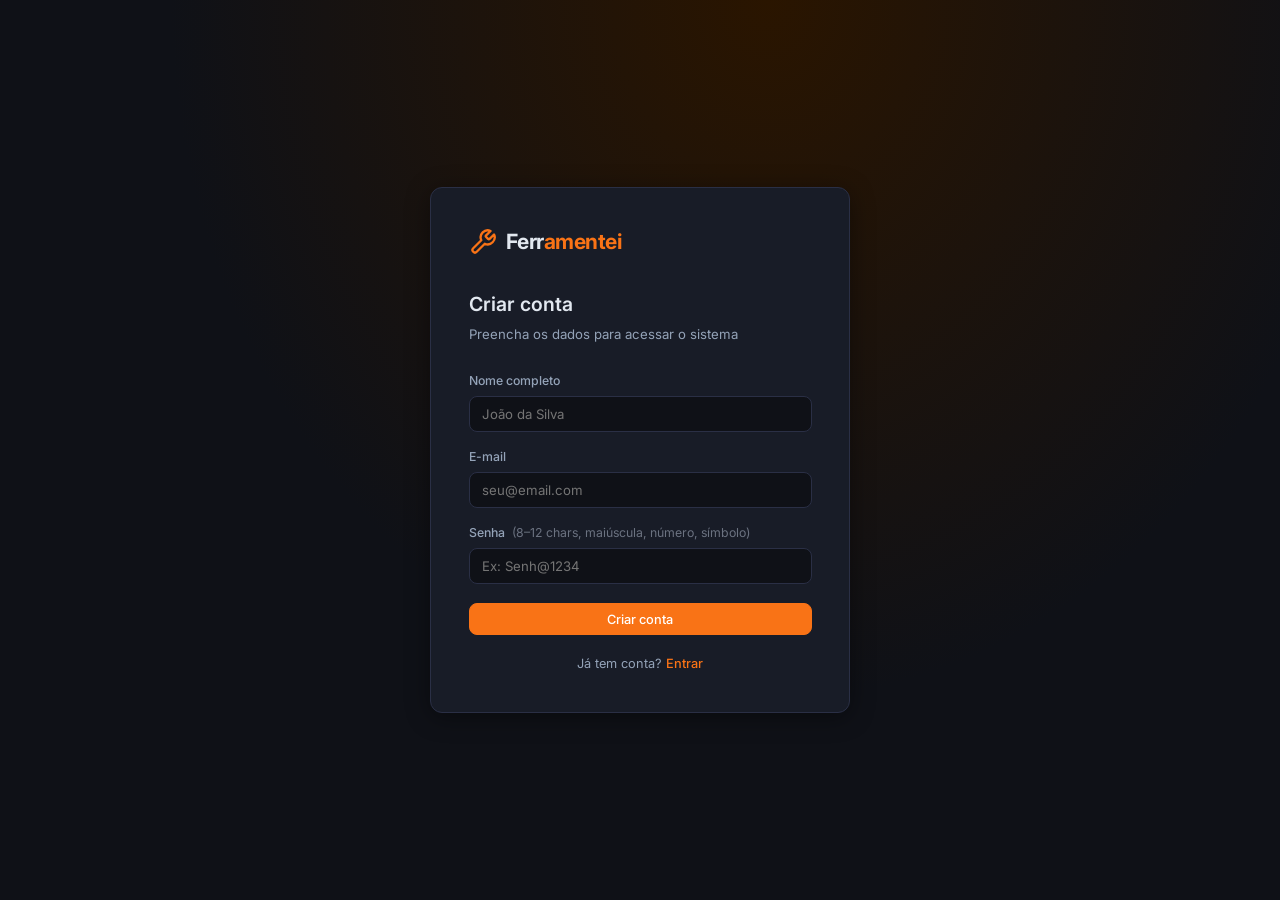
<file: provaseap-senai/ferramentei/pages/cadastro.html>
<!DOCTYPE html>
<html lang="pt-BR">
<head>
  <meta charset="UTF-8" />
  <meta name="viewport" content="width=device-width, initial-scale=1.0" />
  <title>Ferramentei — Cadastro</title>
  <link rel="stylesheet" href="../css/style.css" />
</head>
<body>

<div class="auth-wrapper">
  <div class="auth-card">

    <div class="auth-logo">
      <svg width="28" height="28" viewBox="0 0 24 24" fill="none" stroke="currentColor" stroke-width="2" stroke-linecap="round" stroke-linejoin="round">
        <path d="M14.7 6.3a1 1 0 0 0 0 1.4l1.6 1.6a1 1 0 0 0 1.4 0l3.77-3.77a6 6 0 0 1-7.94 7.94l-6.91 6.91a2.12 2.12 0 0 1-3-3l6.91-6.91a6 6 0 0 1 7.94-7.94l-3.76 3.76z"/>
      </svg>
      <span>Ferr<em>amentei</em></span>
    </div>

    <h2>Criar conta</h2>
    <p class="subtitle">Preencha os dados para acessar o sistema</p>

    <div id="error-alert" style="display:none;background:#3b0e0e;border:1px solid var(--danger);color:var(--danger);padding:.65rem .9rem;border-radius:var(--radius);font-size:.84rem;margin-bottom:1rem;"></div>
    <div id="success-alert" style="display:none;background:#0a2e18;border:1px solid var(--success);color:var(--success);padding:.65rem .9rem;border-radius:var(--radius);font-size:.84rem;margin-bottom:1rem;"></div>

    <form id="cad-form" novalidate>
      <div class="form-group">
        <label for="nome">Nome completo</label>
        <input type="text" id="nome" placeholder="João da Silva" autocomplete="name" />
      </div>

      <div class="form-group">
        <label for="email">E-mail</label>
        <input type="email" id="email" placeholder="seu@email.com" autocomplete="email" />
      </div>

      <div class="form-group">
        <label for="senha">
          Senha
          <span style="font-weight:400;color:var(--muted);margin-left:.3rem">(8–12 chars, maiúscula, número, símbolo)</span>
        </label>
        <input type="password" id="senha" placeholder="Ex: Senh@1234" autocomplete="new-password" />
      </div>

      <button type="submit" class="btn btn-primary" id="btn-cad" style="width:100%;justify-content:center;margin-top:.25rem;">
        Criar conta
      </button>
    </form>

    <p class="auth-link">
      Já tem conta? <a href="login.html">Entrar</a>
    </p>
  </div>
</div>

<script type="module">
  import { Auth, isLoggedIn } from '../js/api.js';

  if (isLoggedIn()) window.location.href = '../index.html';

  const form    = document.getElementById('cad-form');
  const btnEl   = document.getElementById('btn-cad');
  const errEl   = document.getElementById('error-alert');
  const succEl  = document.getElementById('success-alert');

  const senhaRe = /^(?=.*[a-z])(?=.*[A-Z])(?=.*\d)(?=.*[@$!%*?&.#_-])[A-Za-z\d@$!%*?&.#_-]{8,12}$/;

  form.addEventListener('submit', async (e) => {
    e.preventDefault();
    errEl.style.display = 'none';
    succEl.style.display = 'none';

    const nome  = document.getElementById('nome').value.trim();
    const email = document.getElementById('email').value.trim();
    const senha = document.getElementById('senha').value;

    if (!nome || !email || !senha) {
      errEl.textContent = 'Preencha todos os campos.';
      errEl.style.display = 'block';
      return;
    }

    if (!senhaRe.test(senha)) {
      errEl.textContent = 'Senha deve ter 8–12 caracteres com maiúscula, minúscula, número e símbolo (@$!%*?&.#_-).';
      errEl.style.display = 'block';
      return;
    }

    btnEl.disabled = true;
    btnEl.innerHTML = '<span class="spinner"></span> Criando conta…';

    try {
      await Auth.cadastrar(nome, email, senha);
      succEl.textContent = 'Conta criada com sucesso! Redirecionando para login…';
      succEl.style.display = 'block';
      setTimeout(() => window.location.href = 'login.html', 2000);
    } catch (err) {
      errEl.textContent = err.message || 'Erro ao criar conta.';
      errEl.style.display = 'block';
      btnEl.disabled = false;
      btnEl.textContent = 'Criar conta';
    }
  });
</script>

</body>
</html>
</file>
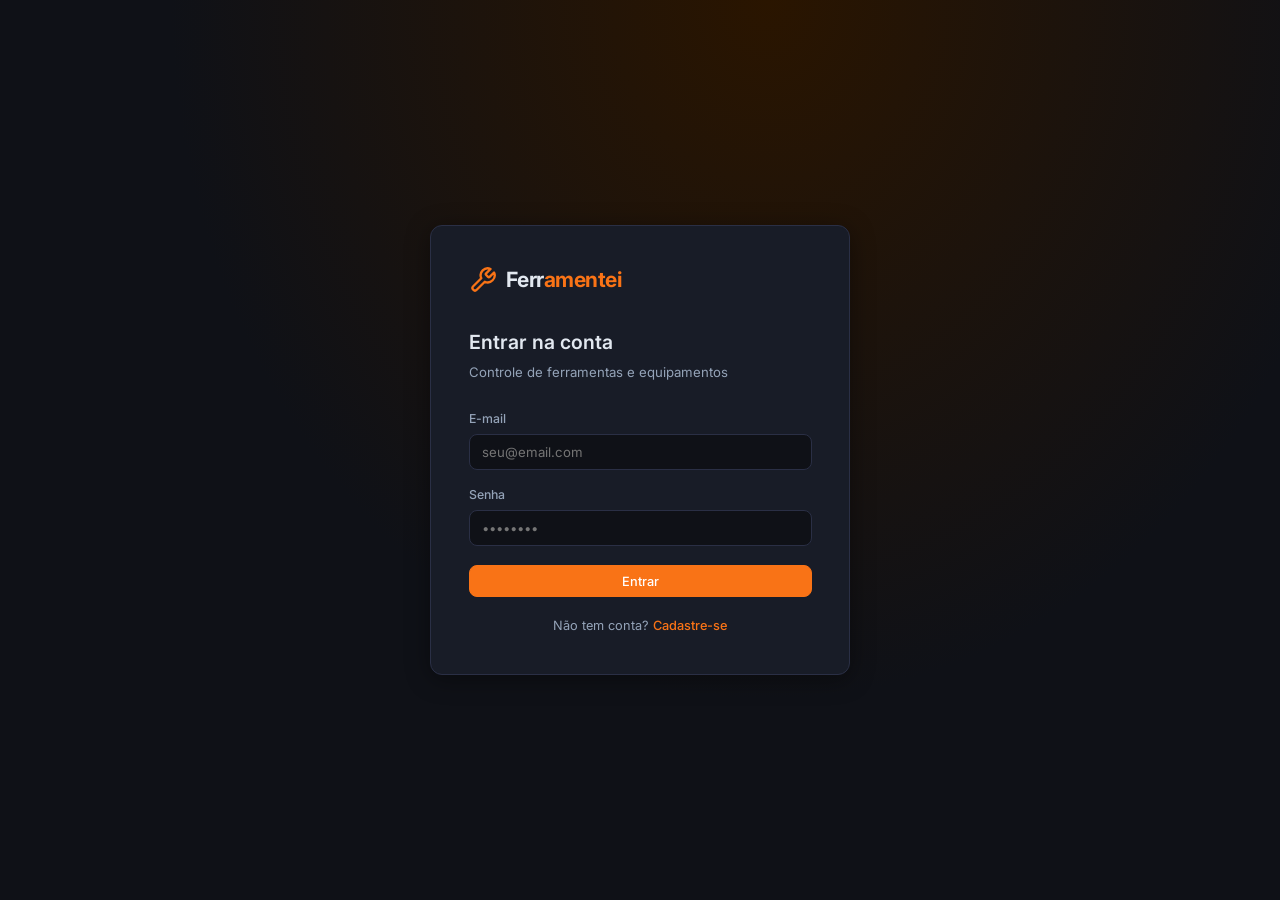
<file: provaseap-senai/ferramentei/pages/historico.html>
<!DOCTYPE html>
<html lang="pt-BR">
<head>
  <meta charset="UTF-8" />
  <meta name="viewport" content="width=device-width, initial-scale=1.0" />
  <title>Ferramentei — Auditoria</title>
  <link rel="stylesheet" href="../css/style.css" />
</head>
<body>

<script type="module">
  import { requireAuth, renderShell } from '../js/layout.js';
  import { Historico } from '../js/api.js';
  import { toast, histBadge, fmtDate, renderPagination, icons } from '../js/utils.js';

  if (!requireAuth()) throw new Error('not logged in');

  const main = renderShell('historico');

  main.innerHTML = `
    <div class="topbar">
      <h1>Auditoria do Sistema</h1>
    </div>
    <div class="page-content">
      <div class="card">
        <div style="margin-bottom:1rem;color:var(--text-soft);font-size:.83rem;display:flex;align-items:center;gap:.5rem;">
          <svg width="14" height="14" viewBox="0 0 24 24" fill="none" stroke="currentColor" stroke-width="2"><circle cx="12" cy="12" r="10"/><line x1="12" y1="8" x2="12" y2="12"/><line x1="12" y1="16" x2="12.01" y2="16"/></svg>
          Registro somente-leitura de criações, edições e exclusões de equipamentos.
        </div>
        <div class="table-wrapper">
          <table>
            <thead>
              <tr>
                <th>Data / Hora</th>
                <th>Ação</th>
                <th>Produto</th>
                <th>Campo</th>
                <th>Valor Anterior</th>
                <th>Valor Novo</th>
                <th>Usuário</th>
              </tr>
            </thead>
            <tbody id="tabela-body">
              <tr class="loading-row"><td colspan="7"><span class="spinner"></span></td></tr>
            </tbody>
          </table>
        </div>
        <div class="pagination" id="pagination"></div>
      </div>
    </div>
  `;

  let currentPage = 0;

  async function load(page = 0) {
    currentPage = page;
    document.getElementById('tabela-body').innerHTML =
      `<tr class="loading-row"><td colspan="7"><span class="spinner"></span></td></tr>`;
    try {
      const data = await Historico.listar(page, 15);
      const list = data.content || [];
      renderTabela(list);
      renderPagination(
        document.getElementById('pagination'),
        data.page?.number ?? page,
        data.page?.totalPages ?? 1,
        load
      );
    } catch (e) {
      toast(e.message, 'error');
      document.getElementById('tabela-body').innerHTML =
        `<tr><td colspan="7" style="text-align:center;padding:2rem;color:var(--danger)">${e.message}</td></tr>`;
    }
  }

  function val(v) {
    if (!v) return '<span style="color:var(--muted)">—</span>';
    return `<span class="td-mono" style="font-size:.78rem">${v}</span>`;
  }

  function renderTabela(list) {
    const tbody = document.getElementById('tabela-body');
    if (!list.length) {
      tbody.innerHTML = `<tr><td colspan="7">
        <div class="empty-state">
          <svg width="36" height="36" viewBox="0 0 24 24" fill="none" stroke="currentColor" stroke-width="1.5"><polyline points="1 4 1 10 7 10"/><path d="M3.51 15a9 9 0 1 0 .49-4.95"/></svg>
          <p>Nenhum registro de auditoria encontrado</p>
        </div>
      </td></tr>`;
      return;
    }
    tbody.innerHTML = list.map(h => `
      <tr>
        <td class="td-mono" style="white-space:nowrap">${fmtDate(h.dataAcao)}</td>
        <td>${histBadge(h.tipoAcao)}</td>
        <td style="font-weight:500">${h.produto?.nome || '—'}</td>
        <td class="td-mono" style="font-size:.8rem">${h.campoAlterado || '—'}</td>
        <td>${val(h.valorAntigo)}</td>
        <td>${val(h.valorNovo)}</td>
        <td>${h.usuario?.nome || '—'}</td>
      </tr>
    `).join('');
  }

  load();
</script>
</body>
</html>
</file>
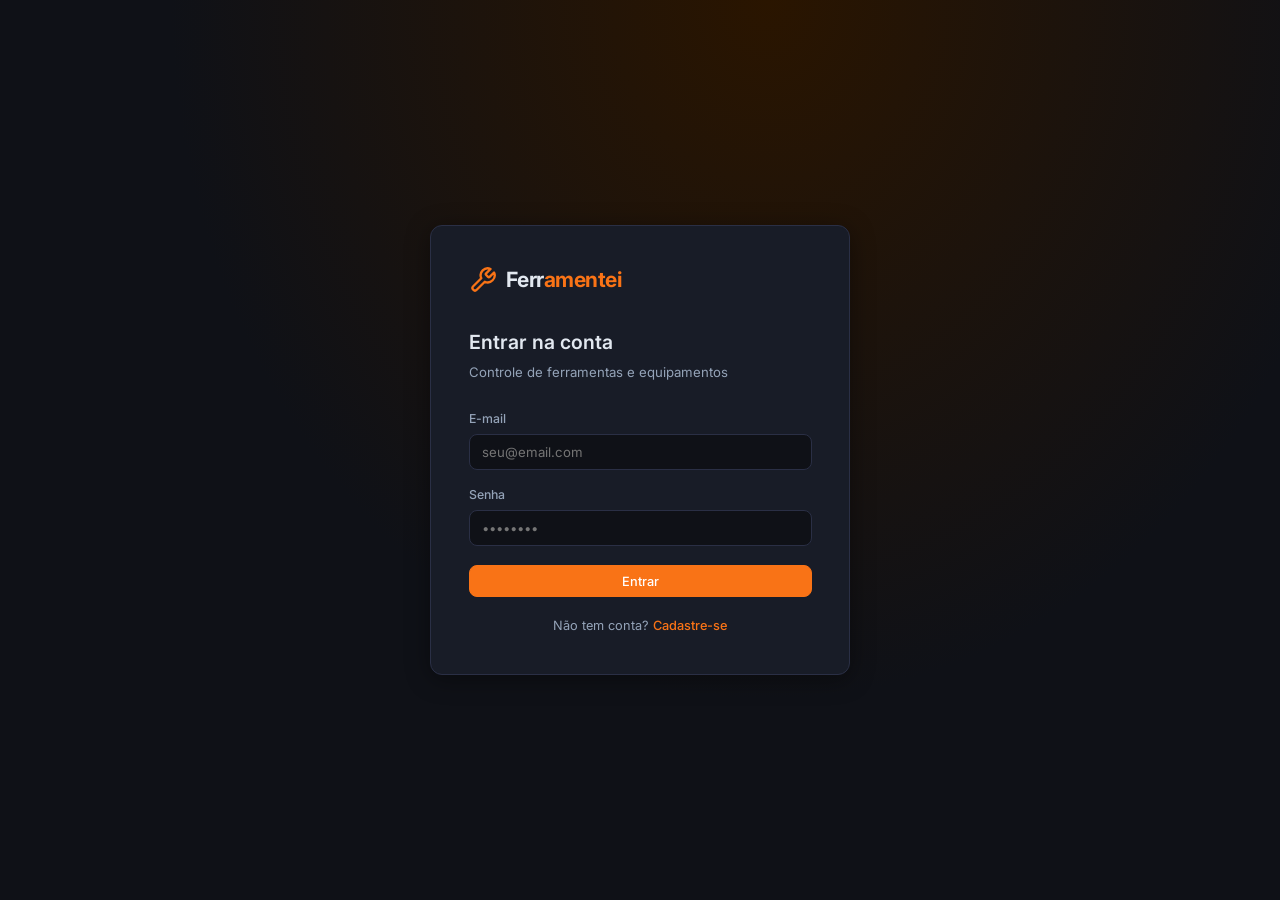
<file: provaseap-senai/ferramentei/pages/login.html>
<!DOCTYPE html>
<html lang="pt-BR">
<head>
  <meta charset="UTF-8" />
  <meta name="viewport" content="width=device-width, initial-scale=1.0" />
  <title>Ferramentei — Login</title>
  <link rel="stylesheet" href="../css/style.css" />
</head>
<body>

<div class="auth-wrapper">
  <div class="auth-card">

    <div class="auth-logo">
      <svg width="28" height="28" viewBox="0 0 24 24" fill="none" stroke="currentColor" stroke-width="2" stroke-linecap="round" stroke-linejoin="round">
        <path d="M14.7 6.3a1 1 0 0 0 0 1.4l1.6 1.6a1 1 0 0 0 1.4 0l3.77-3.77a6 6 0 0 1-7.94 7.94l-6.91 6.91a2.12 2.12 0 0 1-3-3l6.91-6.91a6 6 0 0 1 7.94-7.94l-3.76 3.76z"/>
      </svg>
      <span>Ferr<em>amentei</em></span>
    </div>

    <h2>Entrar na conta</h2>
    <p class="subtitle">Controle de ferramentas e equipamentos</p>

    <div id="error-alert" style="display:none;background:#3b0e0e;border:1px solid var(--danger);color:var(--danger);padding:.65rem .9rem;border-radius:var(--radius);font-size:.84rem;margin-bottom:1rem;"></div>

    <form id="login-form" novalidate>
      <div class="form-group">
        <label for="email">E-mail</label>
        <input type="email" id="email" placeholder="seu@email.com" autocomplete="email" />
      </div>

      <div class="form-group">
        <label for="senha">Senha</label>
        <input type="password" id="senha" placeholder="••••••••" autocomplete="current-password" />
      </div>

      <button type="submit" class="btn btn-primary" id="btn-login" style="width:100%;justify-content:center;margin-top:.25rem;">
        Entrar
      </button>
    </form>

    <p class="auth-link">
      Não tem conta? <a href="cadastro.html">Cadastre-se</a>
    </p>
  </div>
</div>

<script type="module">
  import { Auth, setToken, setUser, isLoggedIn } from '../js/api.js';

  if (isLoggedIn()) window.location.href = '../index.html';

  const form   = document.getElementById('login-form');
  const btnEl  = document.getElementById('btn-login');
  const errEl  = document.getElementById('error-alert');

  form.addEventListener('submit', async (e) => {
    e.preventDefault();
    errEl.style.display = 'none';

    const email = document.getElementById('email').value.trim();
    const senha = document.getElementById('senha').value;

    if (!email || !senha) {
      errEl.textContent = 'Preencha todos os campos.';
      errEl.style.display = 'block';
      return;
    }

    btnEl.disabled = true;
    btnEl.innerHTML = '<span class="spinner"></span> Entrando…';

    try {
      const data = await Auth.login(email, senha);
      // API may return { token, usuario } or just a token string
      const token = data.token || data.accessToken || data;
      setToken(typeof token === 'string' ? token : JSON.stringify(token));
      if (data.usuario) setUser(data.usuario);
      window.location.href = '../index.html';
    } catch (err) {
      errEl.textContent = err.message || 'Credenciais inválidas.';
      errEl.style.display = 'block';
      btnEl.disabled = false;
      btnEl.textContent = 'Entrar';
    }
  });
</script>

</body>
</html>
</file>
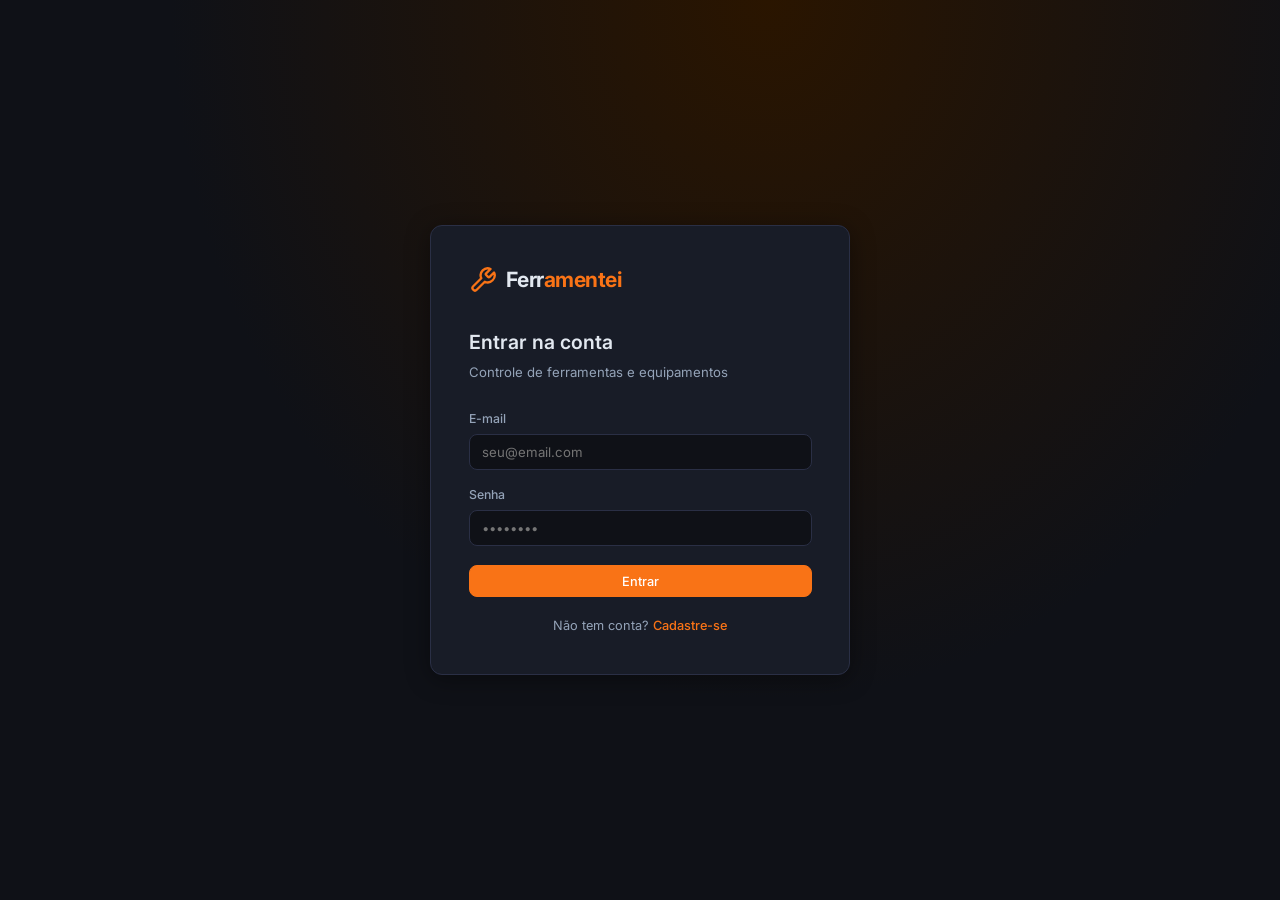
<file: provaseap-senai/ferramentei/pages/movimentacoes.html>
<!DOCTYPE html>
<html lang="pt-BR">
<head>
  <meta charset="UTF-8" />
  <meta name="viewport" content="width=device-width, initial-scale=1.0" />
  <title>Ferramentei — Movimentações</title>
  <link rel="stylesheet" href="../css/style.css" />
</head>
<body>

<!-- ── MODAL: Registrar Movimentação ── -->
<div class="modal-overlay" id="modal-mov">
  <div class="modal">
    <div class="modal-header">
      <h3>Registrar Movimentação</h3>
      <button class="modal-close" id="modal-close-btn">
        <svg width="18" height="18" viewBox="0 0 24 24" fill="none" stroke="currentColor" stroke-width="2.5"><line x1="18" y1="6" x2="6" y2="18"/><line x1="6" y1="6" x2="18" y2="18"/></svg>
      </button>
    </div>
    <div class="modal-body">
      <form id="form-mov" novalidate>
        <div class="form-group">
          <label for="f-produto">Produto *</label>
          <select id="f-produto">
            <option value="">Selecione um produto…</option>
          </select>
        </div>
        <div class="form-row">
          <div class="form-group">
            <label for="f-tipo-mov">Tipo *</label>
            <select id="f-tipo-mov">
              <option value="">Selecione…</option>
              <option>Entrada</option>
              <option>Saida</option>
              <option>Manutenção</option>
            </select>
          </div>
          <div class="form-group">
            <label for="f-qtd-mov">Quantidade *</label>
            <input type="number" id="f-qtd-mov" min="1" placeholder="1" />
          </div>
        </div>
        <div class="form-group">
          <label for="f-data">Data/Hora *</label>
          <input type="datetime-local" id="f-data" />
        </div>
        <div class="form-group">
          <label for="f-motivo">Motivo</label>
          <textarea id="f-motivo" rows="2" placeholder="Descreva o motivo da movimentação…"></textarea>
        </div>
      </form>
    </div>
    <div class="modal-footer">
      <button class="btn btn-ghost" id="btn-cancel">Cancelar</button>
      <button class="btn btn-primary" id="btn-save">
        <svg width="14" height="14" viewBox="0 0 24 24" fill="none" stroke="currentColor" stroke-width="2.5"><polyline points="20 6 9 17 4 12"/></svg>
        Registrar
      </button>
    </div>
  </div>
</div>

<script type="module">
  import { requireAuth, renderShell } from '../js/layout.js';
  import { Movimentacoes, Produtos } from '../js/api.js';
  import { toast, movBadge, fmtDate, openModal, closeModal, renderPagination, icons } from '../js/utils.js';

  if (!requireAuth()) throw new Error('not logged in');

  const main = renderShell('movimentacoes');

  main.innerHTML = `
    <div class="topbar">
      <h1>Movimentações de Estoque</h1>
      <div class="topbar-actions">
        <button class="btn btn-primary" id="btn-nova">${icons.plus} Nova Movimentação</button>
      </div>
    </div>
    <div class="page-content">
      <div class="card">
        <div class="table-wrapper">
          <table>
            <thead>
              <tr>
                <th>Data</th>
                <th>Produto</th>
                <th>Patrimônio</th>
                <th>Tipo</th>
                <th>Qtd</th>
                <th>Motivo</th>
                <th>Usuário</th>
              </tr>
            </thead>
            <tbody id="tabela-body">
              <tr class="loading-row"><td colspan="7"><span class="spinner"></span></td></tr>
            </tbody>
          </table>
        </div>
        <div class="pagination" id="pagination"></div>
      </div>
    </div>
  `;

  let currentPage = 0;
  let produtosCache = [];

  async function load(page = 0) {
    currentPage = page;
    document.getElementById('tabela-body').innerHTML =
      `<tr class="loading-row"><td colspan="7"><span class="spinner"></span></td></tr>`;
    try {
      const data = await Movimentacoes.listar(page, 10);
      const list = data.content || [];
      renderTabela(list);
      renderPagination(
        document.getElementById('pagination'),
        data.page?.number ?? page,
        data.page?.totalPages ?? 1,
        load
      );
    } catch (e) {
      toast(e.message, 'error');
      document.getElementById('tabela-body').innerHTML =
        `<tr><td colspan="7" style="text-align:center;padding:2rem;color:var(--danger)">${e.message}</td></tr>`;
    }
  }

  function renderTabela(list) {
    const tbody = document.getElementById('tabela-body');
    if (!list.length) {
      tbody.innerHTML = `<tr><td colspan="7">
        <div class="empty-state">
          <svg width="36" height="36" viewBox="0 0 24 24" fill="none" stroke="currentColor" stroke-width="1.5"><polyline points="22 12 18 12 15 21 9 3 6 12 2 12"/></svg>
          <p>Nenhuma movimentação registrada</p>
        </div>
      </td></tr>`;
      return;
    }
    tbody.innerHTML = list.map(m => `
      <tr>
        <td class="td-mono" style="white-space:nowrap">${fmtDate(m.dataMovimentacao)}</td>
        <td style="font-weight:500">${m.produto?.nome || '—'}</td>
        <td class="td-mono">${m.produto?.codigoPatrimonio || '—'}</td>
        <td>${movBadge(m.tipoMovimentacao)}</td>
        <td class="td-mono">${m.quantidade ?? '—'}</td>
        <td style="max-width:200px;overflow:hidden;text-overflow:ellipsis;white-space:nowrap" title="${m.motivo || ''}">${m.motivo || '—'}</td>
        <td>${m.usuario?.nome || '—'}</td>
      </tr>
    `).join('');
  }

  // ── Modal: load produtos for select ──
  async function loadProdutos() {
    try {
      const data = await Produtos.listar(0, 100);
      produtosCache = data.content || [];
      const sel = document.getElementById('f-produto');
      sel.innerHTML = '<option value="">Selecione um produto…</option>' +
        produtosCache.map(p => `<option value="${p.id}">${p.codigoPatrimonio} — ${p.nome}</option>`).join('');
    } catch (e) { toast('Erro ao carregar produtos: ' + e.message, 'error'); }
  }

  document.getElementById('btn-nova').addEventListener('click', async () => {
    document.getElementById('form-mov').reset();
    // Set default datetime to now
    const now = new Date();
    now.setMinutes(now.getMinutes() - now.getTimezoneOffset());
    document.getElementById('f-data').value = now.toISOString().slice(0, 16);
    await loadProdutos();
    openModal('modal-mov');
  });

  document.getElementById('btn-save').addEventListener('click', async () => {
    const produtoId = parseInt(document.getElementById('f-produto').value);
    const tipo      = document.getElementById('f-tipo-mov').value;
    const qtd       = parseInt(document.getElementById('f-qtd-mov').value);
    const data      = document.getElementById('f-data').value;
    const motivo    = document.getElementById('f-motivo').value.trim();

    if (!produtoId || !tipo || !qtd || !data) {
      toast('Preencha todos os campos obrigatórios.', 'error');
      return;
    }

    const dto = {
      produtoId,
      tipoMovimentacao: tipo,
      quantidade: qtd,
      dataMovimentacao: new Date(data).toISOString(),
      motivo: motivo || null,
    };

    const btn = document.getElementById('btn-save');
    btn.disabled = true;
    btn.innerHTML = '<span class="spinner"></span> Registrando…';

    try {
      await Movimentacoes.registrar(dto);
      toast('Movimentação registrada!', 'success');
      closeModal('modal-mov');
      load(currentPage);
    } catch (e) {
      toast(e.message, 'error');
    } finally {
      btn.disabled = false;
      btn.innerHTML = '<svg width="14" height="14" viewBox="0 0 24 24" fill="none" stroke="currentColor" stroke-width="2.5"><polyline points="20 6 9 17 4 12"/></svg> Registrar';
    }
  });

  document.getElementById('modal-close-btn').onclick = () => closeModal('modal-mov');
  document.getElementById('btn-cancel').onclick      = () => closeModal('modal-mov');

  load();
</script>
</body>
</html>
</file>
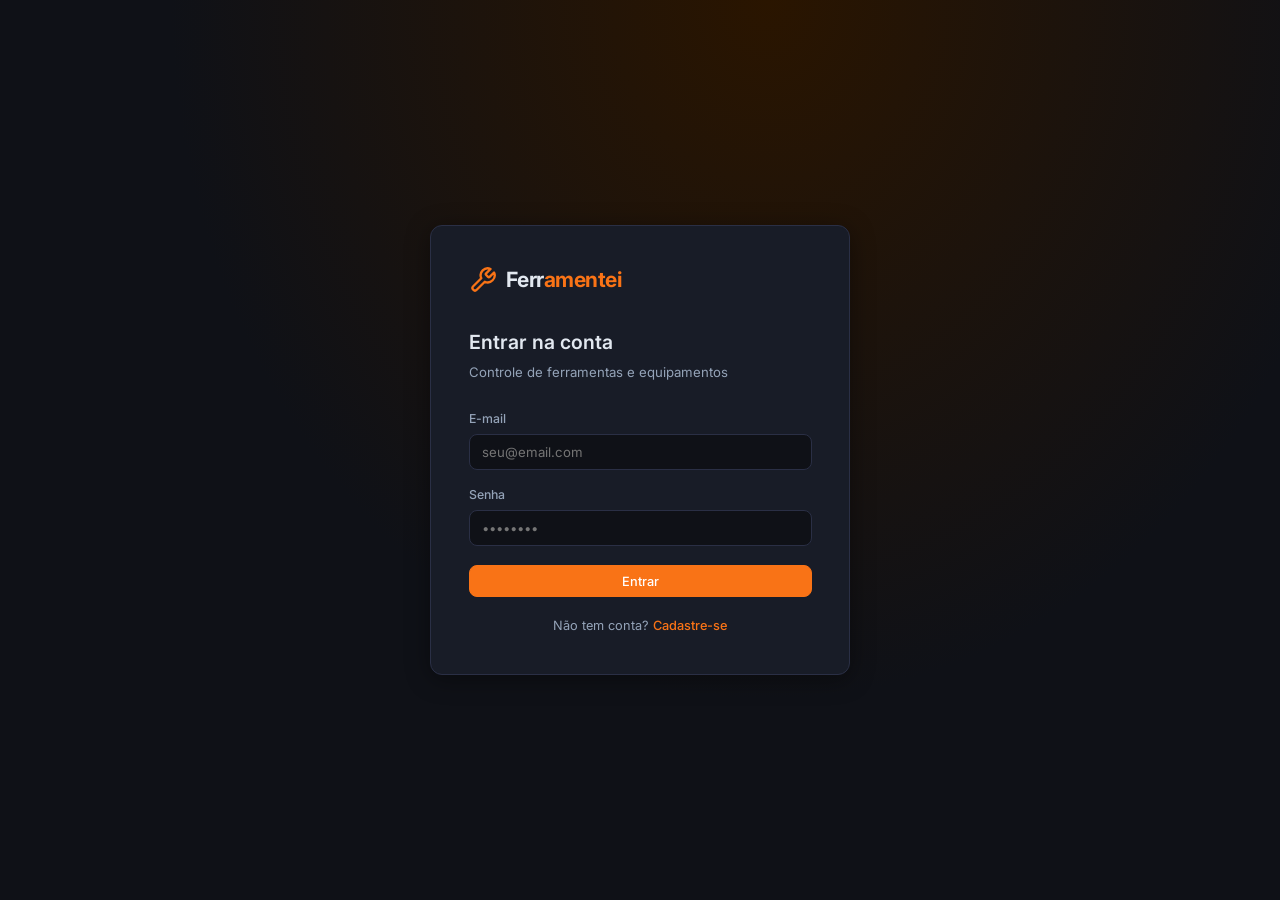
<file: provaseap-senai/ferramentei/pages/produtos.html>
<!DOCTYPE html>
<html lang="pt-BR">
<head>
  <meta charset="UTF-8" />
  <meta name="viewport" content="width=device-width, initial-scale=1.0" />
  <title>Ferramentei — Equipamentos</title>
  <link rel="stylesheet" href="../css/style.css" />
</head>
<body>

<!-- ── MODAL: Criar / Editar ── -->
<div class="modal-overlay" id="modal-produto">
  <div class="modal">
    <div class="modal-header">
      <h3 id="modal-title">Novo Equipamento</h3>
      <button class="modal-close" id="modal-close-btn">
        <svg width="18" height="18" viewBox="0 0 24 24" fill="none" stroke="currentColor" stroke-width="2.5"><line x1="18" y1="6" x2="6" y2="18"/><line x1="6" y1="6" x2="18" y2="18"/></svg>
      </button>
    </div>
    <div class="modal-body">
      <form id="form-produto" novalidate>
        <input type="hidden" id="produto-id" />
        <div class="form-row">
          <div class="form-group">
            <label for="f-nome">Nome *</label>
            <input type="text" id="f-nome" placeholder="Ex: Furadeira de Impacto" />
          </div>
          <div class="form-group">
            <label for="f-codigo">Código Patrimônio *</label>
            <input type="text" id="f-codigo" placeholder="Ex: FER-001" />
          </div>
        </div>
        <div class="form-row">
          <div class="form-group">
            <label for="f-tipo">Tipo *</label>
            <select id="f-tipo">
              <option value="">Selecione…</option>
              <option>Manual</option>
              <option>Elétrico</option>
              <option>Pneumático</option>
              <option>Medição</option>
              <option>EPI</option>
              <option>Consumível</option>
            </select>
          </div>
          <div class="form-group">
            <label for="f-status">Status *</label>
            <select id="f-status">
              <option value="">Selecione…</option>
              <option>Disponivel</option>
              <option>Emprestado</option>
              <option>Manutenção</option>
              <option>Danificado</option>
              <option>Baixado</option>
              <option>Alerta Estoque</option>
            </select>
          </div>
        </div>
        <div class="form-row">
          <div class="form-group">
            <label for="f-qtd">Quantidade</label>
            <input type="number" id="f-qtd" min="0" placeholder="0" />
          </div>
          <div class="form-group">
            <label for="f-qtd-min">Qtd. Mínima</label>
            <input type="number" id="f-qtd-min" min="0" placeholder="0" />
          </div>
        </div>
        <div class="form-group">
          <label for="f-descricao">Descrição</label>
          <textarea id="f-descricao" placeholder="Descrição do equipamento…"></textarea>
        </div>
        <div class="form-group">
          <label for="f-obs">Observações</label>
          <textarea id="f-obs" rows="2" placeholder="Observações adicionais…"></textarea>
        </div>
      </form>
    </div>
    <div class="modal-footer">
      <button class="btn btn-ghost" id="btn-cancel">Cancelar</button>
      <button class="btn btn-primary" id="btn-save">
        <svg width="14" height="14" viewBox="0 0 24 24" fill="none" stroke="currentColor" stroke-width="2.5"><polyline points="20 6 9 17 4 12"/></svg>
        Salvar
      </button>
    </div>
  </div>
</div>

<!-- ── MODAL: Detalhes ── -->
<div class="modal-overlay" id="modal-detalhe">
  <div class="modal">
    <div class="modal-header">
      <h3>Detalhes do Equipamento</h3>
      <button class="modal-close" onclick="document.getElementById('modal-detalhe').classList.remove('open')">
        <svg width="18" height="18" viewBox="0 0 24 24" fill="none" stroke="currentColor" stroke-width="2.5"><line x1="18" y1="6" x2="6" y2="18"/><line x1="6" y1="6" x2="18" y2="18"/></svg>
      </button>
    </div>
    <div class="modal-body">
      <div id="detalhe-content"></div>
    </div>
  </div>
</div>

<!-- ── MODAL: Confirmar exclusão ── -->
<div class="modal-overlay confirm-modal" id="modal-confirm">
  <div class="modal">
    <div class="modal-body">
      <div class="confirm-icon">
        <svg width="24" height="24" viewBox="0 0 24 24" fill="none" stroke="currentColor" stroke-width="2"><polyline points="3 6 5 6 21 6"/><path d="M19 6l-1 14H6L5 6"/><path d="M10 11v6"/><path d="M14 11v6"/><path d="M9 6V4h6v2"/></svg>
      </div>
      <h3>Excluir equipamento?</h3>
      <p>Essa ação é permanente e não poderá ser desfeita.</p>
    </div>
    <div class="modal-footer">
      <button class="btn btn-ghost" onclick="document.getElementById('modal-confirm').classList.remove('open')">Cancelar</button>
      <button class="btn btn-danger" id="btn-confirm-del">Excluir</button>
    </div>
  </div>
</div>

<script type="module">
  import { requireAuth, renderShell } from '../js/layout.js';
  import { Produtos } from '../js/api.js';
  import { toast, statusBadge, fmtDate, openModal, closeModal, renderPagination, icons } from '../js/utils.js';

  if (!requireAuth()) throw new Error('not logged in');

  const main = renderShell('produtos');

  main.innerHTML = `
    <div class="topbar">
      <h1>Equipamentos</h1>
      <div class="topbar-actions">
        <button class="btn btn-primary" id="btn-novo">${icons.plus} Novo Equipamento</button>
      </div>
    </div>
    <div class="page-content">
      <div class="card">
        <div class="search-bar">
          <div class="search-input-wrap">
            ${icons.search}
            <input type="text" id="search-input" placeholder="Buscar equipamento…" />
          </div>
          <select class="filter-select" id="filter-status">
            <option value="">Todos os status</option>
            <option>Disponivel</option>
            <option>Emprestado</option>
            <option>Manutenção</option>
            <option>Danificado</option>
            <option>Baixado</option>
            <option>Alerta Estoque</option>
          </select>
          <select class="filter-select" id="filter-tipo">
            <option value="">Todos os tipos</option>
            <option>Manual</option>
            <option>Elétrico</option>
            <option>Pneumático</option>
            <option>Medição</option>
            <option>EPI</option>
            <option>Consumível</option>
          </select>
        </div>

        <div class="table-wrapper">
          <table>
            <thead>
              <tr>
                <th>Patrimônio</th>
                <th>Nome</th>
                <th>Tipo</th>
                <th>Status</th>
                <th>Qtd</th>
                <th>Qtd. Mín.</th>
                <th></th>
              </tr>
            </thead>
            <tbody id="tabela-body">
              <tr class="loading-row"><td colspan="7"><span class="spinner"></span></td></tr>
            </tbody>
          </table>
        </div>
        <div class="pagination" id="pagination"></div>
      </div>
    </div>
  `;

  // State
  let currentPage = 0;
  let allProdutos  = [];
  let deleteId     = null;

  // ── Load ──
  async function load(page = 0) {
    currentPage = page;
    document.getElementById('tabela-body').innerHTML =
      `<tr class="loading-row"><td colspan="7"><span class="spinner"></span></td></tr>`;
    try {
      const data = await Produtos.listar(page, 10);
      allProdutos = data.content || [];
      renderTabela(allProdutos);
      renderPagination(
        document.getElementById('pagination'),
        data.page?.number ?? page,
        data.page?.totalPages ?? 1,
        load
      );
    } catch (e) {
      toast(e.message, 'error');
      document.getElementById('tabela-body').innerHTML =
        `<tr><td colspan="7" style="text-align:center;padding:2rem;color:var(--danger)">${e.message}</td></tr>`;
    }
  }

  function applyFilters() {
    const q     = document.getElementById('search-input').value.toLowerCase();
    const st    = document.getElementById('filter-status').value;
    const tp    = document.getElementById('filter-tipo').value;
    const list  = allProdutos.filter(p =>
      (!q  || p.nome?.toLowerCase().includes(q) || p.codigoPatrimonio?.toLowerCase().includes(q)) &&
      (!st || p.status === st) &&
      (!tp || p.tipo === tp)
    );
    renderTabela(list);
  }

  document.getElementById('search-input').addEventListener('input', applyFilters);
  document.getElementById('filter-status').addEventListener('change', applyFilters);
  document.getElementById('filter-tipo').addEventListener('change', applyFilters);

  function renderTabela(list) {
    const tbody = document.getElementById('tabela-body');
    if (!list.length) {
      tbody.innerHTML = `<tr><td colspan="7">
        <div class="empty-state">
          <svg width="36" height="36" viewBox="0 0 24 24" fill="none" stroke="currentColor" stroke-width="1.5"><path d="M14.7 6.3a1 1 0 0 0 0 1.4l1.6 1.6a1 1 0 0 0 1.4 0l3.77-3.77a6 6 0 0 1-7.94 7.94l-6.91 6.91a2.12 2.12 0 0 1-3-3l6.91-6.91a6 6 0 0 1 7.94-7.94l-3.76 3.76z"/></svg>
          <p>Nenhum equipamento encontrado</p>
        </div>
      </td></tr>`;
      return;
    }
    tbody.innerHTML = list.map(p => `
      <tr>
        <td class="td-mono">${p.codigoPatrimonio}</td>
        <td style="font-weight:500">${p.nome}</td>
        <td>${p.tipo}</td>
        <td>${statusBadge(p.status)}</td>
        <td class="td-mono">${p.quantidade ?? '—'}</td>
        <td class="td-mono">${p.quantidadeMinima ?? '—'}</td>
        <td>
          <div class="td-actions">
            <button class="btn btn-ghost btn-sm" onclick="verDetalhe(${p.id})">${icons.eye}</button>
            <button class="btn btn-ghost btn-sm" onclick="editarProduto(${p.id})">${icons.edit}</button>
            <button class="btn btn-danger btn-sm" onclick="confirmarDelete(${p.id})">${icons.trash}</button>
          </div>
        </td>
      </tr>
    `).join('');
  }

  // ── Detail ──
  window.verDetalhe = async (id) => {
    try {
      const p = await Produtos.buscarPorId(id);
      document.getElementById('detalhe-content').innerHTML = `
        <div class="detail-grid">
          <div class="detail-item"><label>Nome</label><div class="detail-value">${p.nome}</div></div>
          <div class="detail-item"><label>Código Patrimônio</label><div class="detail-value mono">${p.codigoPatrimonio}</div></div>
          <div class="detail-item"><label>Tipo</label><div class="detail-value">${p.tipo}</div></div>
          <div class="detail-item"><label>Status</label><div class="detail-value">${statusBadge(p.status)}</div></div>
          <div class="detail-item"><label>Quantidade</label><div class="detail-value mono">${p.quantidade ?? '—'}</div></div>
          <div class="detail-item"><label>Qtd. Mínima</label><div class="detail-value mono">${p.quantidadeMinima ?? '—'}</div></div>
          ${p.descricao ? `<div class="detail-item" style="grid-column:1/-1"><label>Descrição</label><div class="detail-value">${p.descricao}</div></div>` : ''}
          ${p.observacoes ? `<div class="detail-item" style="grid-column:1/-1"><label>Observações</label><div class="detail-value">${p.observacoes}</div></div>` : ''}
        </div>
      `;
      openModal('modal-detalhe');
    } catch (e) { toast(e.message, 'error'); }
  };

  // ── Create ──
  document.getElementById('btn-novo').addEventListener('click', () => {
    document.getElementById('modal-title').textContent = 'Novo Equipamento';
    document.getElementById('form-produto').reset();
    document.getElementById('produto-id').value = '';
    openModal('modal-produto');
  });

  // ── Edit ──
  window.editarProduto = async (id) => {
    try {
      const p = await Produtos.buscarPorId(id);
      document.getElementById('modal-title').textContent = 'Editar Equipamento';
      document.getElementById('produto-id').value  = p.id;
      document.getElementById('f-nome').value       = p.nome || '';
      document.getElementById('f-codigo').value     = p.codigoPatrimonio || '';
      document.getElementById('f-tipo').value       = p.tipo || '';
      document.getElementById('f-status').value     = p.status || '';
      document.getElementById('f-qtd').value        = p.quantidade ?? '';
      document.getElementById('f-qtd-min').value    = p.quantidadeMinima ?? '';
      document.getElementById('f-descricao').value  = p.descricao || '';
      document.getElementById('f-obs').value        = p.observacoes || '';
      openModal('modal-produto');
    } catch (e) { toast(e.message, 'error'); }
  };

  // ── Save ──
  document.getElementById('btn-save').addEventListener('click', async () => {
    const id  = document.getElementById('produto-id').value;
    const dto = {
      nome:              document.getElementById('f-nome').value.trim(),
      codigoPatrimonio:  document.getElementById('f-codigo').value.trim(),
      tipo:              document.getElementById('f-tipo').value,
      status:            document.getElementById('f-status').value,
      quantidade:        parseInt(document.getElementById('f-qtd').value) || 0,
      quantidadeMinima:  parseInt(document.getElementById('f-qtd-min').value) || 0,
      descricao:         document.getElementById('f-descricao').value.trim() || null,
      observacoes:       document.getElementById('f-obs').value.trim() || null,
    };

    if (!dto.nome || !dto.codigoPatrimonio || !dto.tipo || !dto.status) {
      toast('Preencha os campos obrigatórios.', 'error');
      return;
    }

    const btn = document.getElementById('btn-save');
    btn.disabled = true;
    btn.innerHTML = '<span class="spinner"></span> Salvando…';

    try {
      if (id) {
        await Produtos.atualizar(id, dto);
        toast('Equipamento atualizado!', 'success');
      } else {
        await Produtos.criar(dto);
        toast('Equipamento cadastrado!', 'success');
      }
      closeModal('modal-produto');
      load(currentPage);
    } catch (e) {
      toast(e.message, 'error');
    } finally {
      btn.disabled = false;
      btn.innerHTML = icons.plus.replace('16','14').replace('16','14') + ' Salvar';
    }
  });

  // ── Delete ──
  window.confirmarDelete = (id) => {
    deleteId = id;
    openModal('modal-confirm');
  };

  document.getElementById('btn-confirm-del').addEventListener('click', async () => {
    if (!deleteId) return;
    try {
      await Produtos.deletar(deleteId);
      toast('Equipamento excluído.', 'info');
      closeModal('modal-confirm');
      load(currentPage);
    } catch (e) { toast(e.message, 'error'); }
    deleteId = null;
  });

  document.getElementById('modal-close-btn').onclick  = () => closeModal('modal-produto');
  document.getElementById('btn-cancel').onclick       = () => closeModal('modal-produto');

  load();
</script>
</body>
</html>
</file>
<file: provaseap-senai/ferramentei/css/style.css>
/* =========================================
   FERRAMENTEI — Design System
   Paleta industrial: aço escuro + laranja
========================================= */

@import url('https://fonts.googleapis.com/css2?family=Inter:wght@300;400;500;600;700&family=JetBrains+Mono:wght@400;600&display=swap');

:root {
  --bg:        #0f1117;
  --bg-card:   #181c27;
  --bg-hover:  #1e2335;
  --border:    #2a2f45;
  --accent:    #f97316;
  --accent-dim:#7c3b11;
  --accent-bg: #1e1209;
  --success:   #22c55e;
  --warning:   #eab308;
  --danger:    #ef4444;
  --info:      #3b82f6;
  --muted:     #6b7280;
  --text:      #e2e8f0;
  --text-soft: #94a3b8;
  --sidebar-w: 240px;
  --radius:    8px;
  --shadow:    0 4px 24px rgba(0,0,0,.4);
}

*, *::before, *::after { box-sizing: border-box; margin: 0; padding: 0; }

html { font-size: 15px; }

body {
  font-family: 'Inter', sans-serif;
  background: var(--bg);
  color: var(--text);
  min-height: 100vh;
  line-height: 1.6;
}

/* ── SCROLLBAR ── */
::-webkit-scrollbar { width: 6px; height: 6px; }
::-webkit-scrollbar-track { background: var(--bg); }
::-webkit-scrollbar-thumb { background: var(--border); border-radius: 3px; }
::-webkit-scrollbar-thumb:hover { background: var(--muted); }

/* ── AUTH PAGES ── */
.auth-wrapper {
  min-height: 100vh;
  display: flex;
  align-items: center;
  justify-content: center;
  background: radial-gradient(ellipse at 60% 0%, #2a1500 0%, var(--bg) 55%);
}

.auth-card {
  background: var(--bg-card);
  border: 1px solid var(--border);
  border-radius: 12px;
  padding: 2.5rem;
  width: 100%;
  max-width: 420px;
  box-shadow: var(--shadow);
}

.auth-logo {
  display: flex;
  align-items: center;
  gap: .6rem;
  margin-bottom: 2rem;
}

.auth-logo svg { color: var(--accent); }

.auth-logo span {
  font-size: 1.4rem;
  font-weight: 700;
  letter-spacing: -.5px;
  color: var(--text);
}

.auth-logo span em {
  color: var(--accent);
  font-style: normal;
}

.auth-card h2 {
  font-size: 1.3rem;
  font-weight: 600;
  margin-bottom: .25rem;
}

.auth-card p.subtitle {
  color: var(--text-soft);
  font-size: .88rem;
  margin-bottom: 1.75rem;
}

.auth-link {
  display: block;
  text-align: center;
  margin-top: 1.25rem;
  color: var(--text-soft);
  font-size: .85rem;
}

.auth-link a {
  color: var(--accent);
  text-decoration: none;
  font-weight: 500;
}

.auth-link a:hover { text-decoration: underline; }

/* ── APP LAYOUT ── */
.app-shell {
  display: grid;
  grid-template-columns: var(--sidebar-w) 1fr;
  grid-template-rows: 100vh;
  overflow: hidden;
}

/* ── SIDEBAR ── */
.sidebar {
  background: var(--bg-card);
  border-right: 1px solid var(--border);
  display: flex;
  flex-direction: column;
  overflow-y: auto;
  overflow-x: hidden;
}

.sidebar-logo {
  display: flex;
  align-items: center;
  gap: .6rem;
  padding: 1.4rem 1.2rem 1rem;
  border-bottom: 1px solid var(--border);
}

.sidebar-logo svg { color: var(--accent); flex-shrink: 0; }

.sidebar-logo .logo-text {
  font-size: 1.05rem;
  font-weight: 700;
  letter-spacing: -.3px;
}

.sidebar-logo .logo-text em {
  color: var(--accent);
  font-style: normal;
}

.sidebar-section {
  padding: 1rem .75rem .25rem;
  font-size: .68rem;
  font-weight: 600;
  text-transform: uppercase;
  letter-spacing: 1px;
  color: var(--muted);
}

.sidebar-nav { padding: 0 .5rem; flex: 1; }

.nav-item {
  display: flex;
  align-items: center;
  gap: .65rem;
  padding: .6rem .75rem;
  border-radius: var(--radius);
  cursor: pointer;
  color: var(--text-soft);
  font-size: .88rem;
  font-weight: 500;
  transition: background .15s, color .15s;
  text-decoration: none;
  border: none;
  background: none;
  width: 100%;
  text-align: left;
}

.nav-item:hover { background: var(--bg-hover); color: var(--text); }

.nav-item.active {
  background: var(--accent-bg);
  color: var(--accent);
  border: 1px solid var(--accent-dim);
}

.nav-item svg { flex-shrink: 0; }

.sidebar-footer {
  padding: .75rem;
  border-top: 1px solid var(--border);
  margin-top: auto;
}

.user-chip {
  display: flex;
  align-items: center;
  gap: .6rem;
  padding: .5rem .6rem;
  border-radius: var(--radius);
  font-size: .82rem;
}

.user-avatar {
  width: 30px; height: 30px;
  border-radius: 50%;
  background: var(--accent-dim);
  color: var(--accent);
  display: flex;
  align-items: center;
  justify-content: center;
  font-weight: 700;
  font-size: .78rem;
  flex-shrink: 0;
}

.user-info { flex: 1; min-width: 0; }
.user-name { font-weight: 600; color: var(--text); white-space: nowrap; overflow: hidden; text-overflow: ellipsis; }
.user-role { color: var(--muted); font-size: .73rem; }

.btn-logout {
  background: none;
  border: none;
  cursor: pointer;
  color: var(--muted);
  padding: .25rem;
  border-radius: 4px;
  display: flex;
  transition: color .15s;
}

.btn-logout:hover { color: var(--danger); }

/* ── MAIN CONTENT ── */
.main {
  overflow-y: auto;
  display: flex;
  flex-direction: column;
}

.topbar {
  display: flex;
  align-items: center;
  justify-content: space-between;
  padding: 1.1rem 1.75rem;
  border-bottom: 1px solid var(--border);
  gap: 1rem;
  background: var(--bg);
  position: sticky;
  top: 0;
  z-index: 10;
}

.topbar h1 {
  font-size: 1.1rem;
  font-weight: 600;
}

.topbar-actions {
  display: flex;
  align-items: center;
  gap: .6rem;
}

.page-content {
  padding: 1.75rem;
  flex: 1;
}

/* ── BUTTONS ── */
.btn {
  display: inline-flex;
  align-items: center;
  gap: .4rem;
  padding: .52rem 1rem;
  border-radius: var(--radius);
  font-size: .85rem;
  font-weight: 500;
  cursor: pointer;
  border: 1px solid transparent;
  transition: all .15s;
  text-decoration: none;
  white-space: nowrap;
  font-family: inherit;
}

.btn-primary {
  background: var(--accent);
  color: #fff;
  border-color: var(--accent);
}
.btn-primary:hover { background: #ea6c0a; border-color: #ea6c0a; }

.btn-ghost {
  background: transparent;
  color: var(--text-soft);
  border-color: var(--border);
}
.btn-ghost:hover { background: var(--bg-hover); color: var(--text); border-color: var(--muted); }

.btn-danger {
  background: transparent;
  color: var(--danger);
  border-color: var(--danger);
}
.btn-danger:hover { background: #3b0e0e; }

.btn-success {
  background: transparent;
  color: var(--success);
  border-color: var(--success);
}
.btn-success:hover { background: #0a2e18; }

.btn-sm {
  padding: .3rem .65rem;
  font-size: .78rem;
}

.btn:disabled {
  opacity: .45;
  cursor: not-allowed;
}

/* ── FORMS ── */
.form-group { margin-bottom: 1rem; }

label {
  display: block;
  font-size: .82rem;
  font-weight: 500;
  color: var(--text-soft);
  margin-bottom: .35rem;
}

input, select, textarea {
  width: 100%;
  background: var(--bg);
  border: 1px solid var(--border);
  border-radius: var(--radius);
  color: var(--text);
  padding: .6rem .85rem;
  font-size: .88rem;
  font-family: inherit;
  transition: border-color .15s;
  outline: none;
}

input:focus, select:focus, textarea:focus {
  border-color: var(--accent);
  box-shadow: 0 0 0 3px rgba(249,115,22,.12);
}

select option { background: var(--bg-card); }

textarea { resize: vertical; min-height: 80px; }

.form-row {
  display: grid;
  grid-template-columns: 1fr 1fr;
  gap: 1rem;
}

.input-error { border-color: var(--danger) !important; }
.field-error { color: var(--danger); font-size: .75rem; margin-top: .25rem; }

/* ── CARDS ── */
.card {
  background: var(--bg-card);
  border: 1px solid var(--border);
  border-radius: var(--radius);
  padding: 1.25rem;
}

.card-header {
  display: flex;
  align-items: center;
  justify-content: space-between;
  margin-bottom: 1.25rem;
}

.card-title {
  font-size: .95rem;
  font-weight: 600;
}

/* ── STATS ── */
.stats-grid {
  display: grid;
  grid-template-columns: repeat(auto-fit, minmax(180px, 1fr));
  gap: 1rem;
  margin-bottom: 1.5rem;
}

.stat-card {
  background: var(--bg-card);
  border: 1px solid var(--border);
  border-radius: var(--radius);
  padding: 1.15rem 1.25rem;
  display: flex;
  align-items: flex-start;
  gap: .85rem;
}

.stat-icon {
  width: 38px; height: 38px;
  border-radius: 8px;
  display: flex;
  align-items: center;
  justify-content: center;
  flex-shrink: 0;
}

.stat-icon.orange { background: var(--accent-bg); color: var(--accent); }
.stat-icon.green  { background: #0a2e18; color: var(--success); }
.stat-icon.yellow { background: #2e2400; color: var(--warning); }
.stat-icon.red    { background: #3b0e0e; color: var(--danger); }
.stat-icon.blue   { background: #0e1e3b; color: var(--info); }

.stat-value {
  font-size: 1.55rem;
  font-weight: 700;
  font-family: 'JetBrains Mono', monospace;
  line-height: 1.2;
}

.stat-label {
  font-size: .78rem;
  color: var(--text-soft);
  margin-top: .1rem;
}

/* ── TABLE ── */
.table-wrapper {
  overflow-x: auto;
}

table {
  width: 100%;
  border-collapse: collapse;
}

thead th {
  text-align: left;
  padding: .65rem 1rem;
  font-size: .75rem;
  font-weight: 600;
  text-transform: uppercase;
  letter-spacing: .6px;
  color: var(--muted);
  border-bottom: 1px solid var(--border);
  white-space: nowrap;
}

tbody tr {
  border-bottom: 1px solid var(--border);
  transition: background .1s;
}

tbody tr:hover { background: var(--bg-hover); }
tbody tr:last-child { border-bottom: none; }

tbody td {
  padding: .8rem 1rem;
  font-size: .85rem;
  vertical-align: middle;
}

.td-mono {
  font-family: 'JetBrains Mono', monospace;
  font-size: .8rem;
  color: var(--text-soft);
}

.td-actions {
  display: flex;
  gap: .4rem;
  align-items: center;
}

/* ── BADGES ── */
.badge {
  display: inline-flex;
  align-items: center;
  gap: .3rem;
  padding: .2rem .55rem;
  border-radius: 20px;
  font-size: .73rem;
  font-weight: 600;
  white-space: nowrap;
}

.badge::before {
  content: '';
  width: 5px; height: 5px;
  border-radius: 50%;
  background: currentColor;
  flex-shrink: 0;
}

.badge-disponivel  { background: #0a2e18; color: var(--success); }
.badge-emprestado  { background: #1a2040; color: var(--info); }
.badge-manutencao  { background: #2e2400; color: var(--warning); }
.badge-danificado  { background: #3b0e0e; color: var(--danger); }
.badge-baixado     { background: #1a1a1a; color: var(--muted); }
.badge-alerta      { background: #2e1f00; color: #fb923c; }
.badge-excluido    { background: #1a0e0e; color: #6b7280; }

.badge-entrada  { background: #0a2e18; color: var(--success); }
.badge-saida    { background: #3b0e0e; color: var(--danger); }
.badge-mov-man  { background: #2e2400; color: var(--warning); }

.badge-insercao  { background: #0a2e18; color: var(--success); }
.badge-alteracao { background: #0e1e3b; color: var(--info); }
.badge-exclusao  { background: #3b0e0e; color: var(--danger); }

/* ── PAGINATION ── */
.pagination {
  display: flex;
  align-items: center;
  justify-content: space-between;
  padding: .85rem 1rem 0;
  font-size: .82rem;
  color: var(--text-soft);
}

.pagination-controls { display: flex; gap: .35rem; }

.page-btn {
  background: none;
  border: 1px solid var(--border);
  color: var(--text-soft);
  border-radius: var(--radius);
  padding: .3rem .6rem;
  cursor: pointer;
  font-size: .8rem;
  transition: all .15s;
  font-family: inherit;
  min-width: 32px;
  text-align: center;
}

.page-btn:hover { border-color: var(--accent); color: var(--accent); }
.page-btn.active { background: var(--accent); border-color: var(--accent); color: #fff; }
.page-btn:disabled { opacity: .35; cursor: not-allowed; }

/* ── MODAL ── */
.modal-overlay {
  position: fixed;
  inset: 0;
  background: rgba(0,0,0,.65);
  display: flex;
  align-items: center;
  justify-content: center;
  z-index: 100;
  padding: 1rem;
  opacity: 0;
  pointer-events: none;
  transition: opacity .2s;
}

.modal-overlay.open { opacity: 1; pointer-events: all; }

.modal {
  background: var(--bg-card);
  border: 1px solid var(--border);
  border-radius: 12px;
  width: 100%;
  max-width: 520px;
  max-height: 90vh;
  overflow-y: auto;
  transform: translateY(12px);
  transition: transform .2s;
}

.modal-overlay.open .modal { transform: translateY(0); }

.modal-header {
  display: flex;
  align-items: center;
  justify-content: space-between;
  padding: 1.25rem 1.5rem;
  border-bottom: 1px solid var(--border);
}

.modal-header h3 { font-size: 1rem; font-weight: 600; }

.modal-close {
  background: none;
  border: none;
  cursor: pointer;
  color: var(--muted);
  display: flex;
  padding: .25rem;
  border-radius: 4px;
  transition: color .15s;
}

.modal-close:hover { color: var(--text); }

.modal-body { padding: 1.5rem; }

.modal-footer {
  display: flex;
  justify-content: flex-end;
  gap: .6rem;
  padding: 1rem 1.5rem;
  border-top: 1px solid var(--border);
}

/* ── SEARCH BAR ── */
.search-bar {
  display: flex;
  align-items: center;
  gap: .75rem;
  margin-bottom: 1.25rem;
  flex-wrap: wrap;
}

.search-input-wrap {
  position: relative;
  flex: 1;
  min-width: 200px;
}

.search-input-wrap svg {
  position: absolute;
  left: .75rem;
  top: 50%;
  transform: translateY(-50%);
  color: var(--muted);
  pointer-events: none;
}

.search-input-wrap input {
  padding-left: 2.4rem;
}

.filter-select { width: auto; min-width: 150px; flex-shrink: 0; }

/* ── ALERTS / TOASTS ── */
.toast-container {
  position: fixed;
  bottom: 1.5rem;
  right: 1.5rem;
  z-index: 999;
  display: flex;
  flex-direction: column;
  gap: .5rem;
}

.toast {
  display: flex;
  align-items: center;
  gap: .65rem;
  padding: .75rem 1rem;
  border-radius: var(--radius);
  font-size: .85rem;
  font-weight: 500;
  box-shadow: 0 8px 32px rgba(0,0,0,.4);
  animation: slideIn .2s ease;
  max-width: 320px;
}

@keyframes slideIn {
  from { transform: translateX(100%); opacity: 0; }
  to   { transform: translateX(0);    opacity: 1; }
}

.toast-success { background: #0a2e18; border: 1px solid var(--success); color: var(--success); }
.toast-error   { background: #3b0e0e; border: 1px solid var(--danger);  color: var(--danger); }
.toast-info    { background: #0e1e3b; border: 1px solid var(--info);    color: var(--info); }

/* ── EMPTY STATE ── */
.empty-state {
  display: flex;
  flex-direction: column;
  align-items: center;
  justify-content: center;
  padding: 3.5rem 1.5rem;
  color: var(--muted);
  gap: .75rem;
}

.empty-state svg { opacity: .4; }
.empty-state p { font-size: .88rem; }

/* ── LOADING ── */
.spinner {
  display: inline-block;
  width: 16px; height: 16px;
  border: 2px solid var(--border);
  border-top-color: var(--accent);
  border-radius: 50%;
  animation: spin .6s linear infinite;
}

@keyframes spin { to { transform: rotate(360deg); } }

.loading-row td {
  text-align: center;
  padding: 2.5rem;
  color: var(--muted);
}

/* ── CONFIRM MODAL ── */
.confirm-icon {
  width: 48px; height: 48px;
  border-radius: 50%;
  background: #3b0e0e;
  color: var(--danger);
  display: flex;
  align-items: center;
  justify-content: center;
  margin: 0 auto 1rem;
}

.confirm-modal .modal { max-width: 380px; text-align: center; }
.confirm-modal .modal-body { padding: 1.75rem 1.5rem 1.25rem; }
.confirm-modal h3 { font-size: 1.05rem; font-weight: 600; margin-bottom: .4rem; }
.confirm-modal p { color: var(--text-soft); font-size: .86rem; }
.confirm-modal .modal-footer { justify-content: center; }

/* ── DETAIL VIEW ── */
.detail-grid {
  display: grid;
  grid-template-columns: 1fr 1fr;
  gap: .85rem 1.5rem;
}

.detail-item label { font-size: .75rem; color: var(--muted); text-transform: uppercase; letter-spacing: .4px; margin-bottom: .15rem; }
.detail-value { font-size: .88rem; color: var(--text); }
.detail-value.mono { font-family: 'JetBrains Mono', monospace; }

/* ── RESPONSIVE ── */
@media (max-width: 768px) {
  .app-shell {
    grid-template-columns: 1fr;
    grid-template-rows: auto 1fr;
  }

  .sidebar {
    flex-direction: row;
    border-right: none;
    border-bottom: 1px solid var(--border);
    overflow-x: auto;
    overflow-y: hidden;
  }

  .sidebar-logo { padding: .75rem 1rem; border-bottom: none; border-right: 1px solid var(--border); }
  .sidebar-section { display: none; }
  .sidebar-nav { display: flex; padding: .25rem .5rem; align-items: center; }
  .sidebar-footer { border-top: none; border-left: 1px solid var(--border); margin-top: 0; margin-left: auto; }

  .nav-item { flex-direction: column; gap: .2rem; padding: .4rem .6rem; font-size: .68rem; }
  .nav-item span { display: none; }

  .form-row { grid-template-columns: 1fr; }
  .stats-grid { grid-template-columns: 1fr 1fr; }
  .detail-grid { grid-template-columns: 1fr; }
}
</file>
